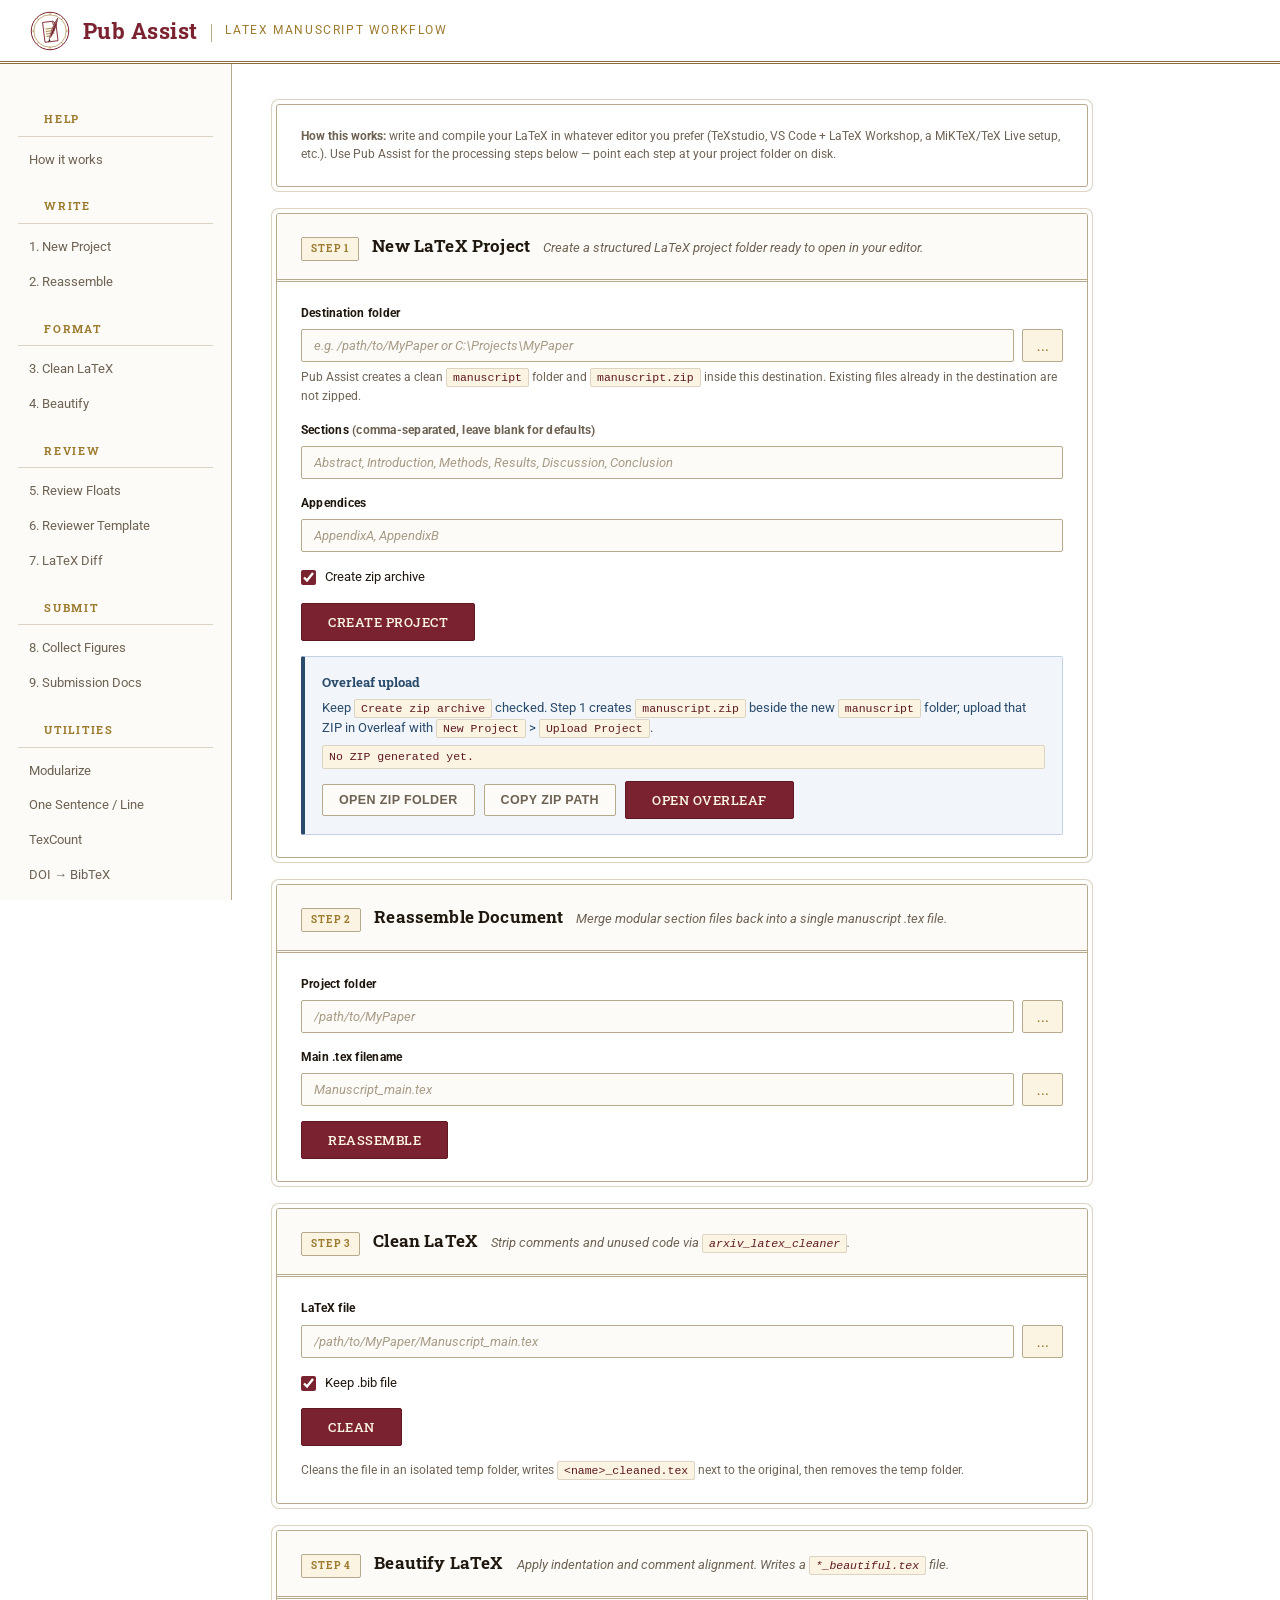
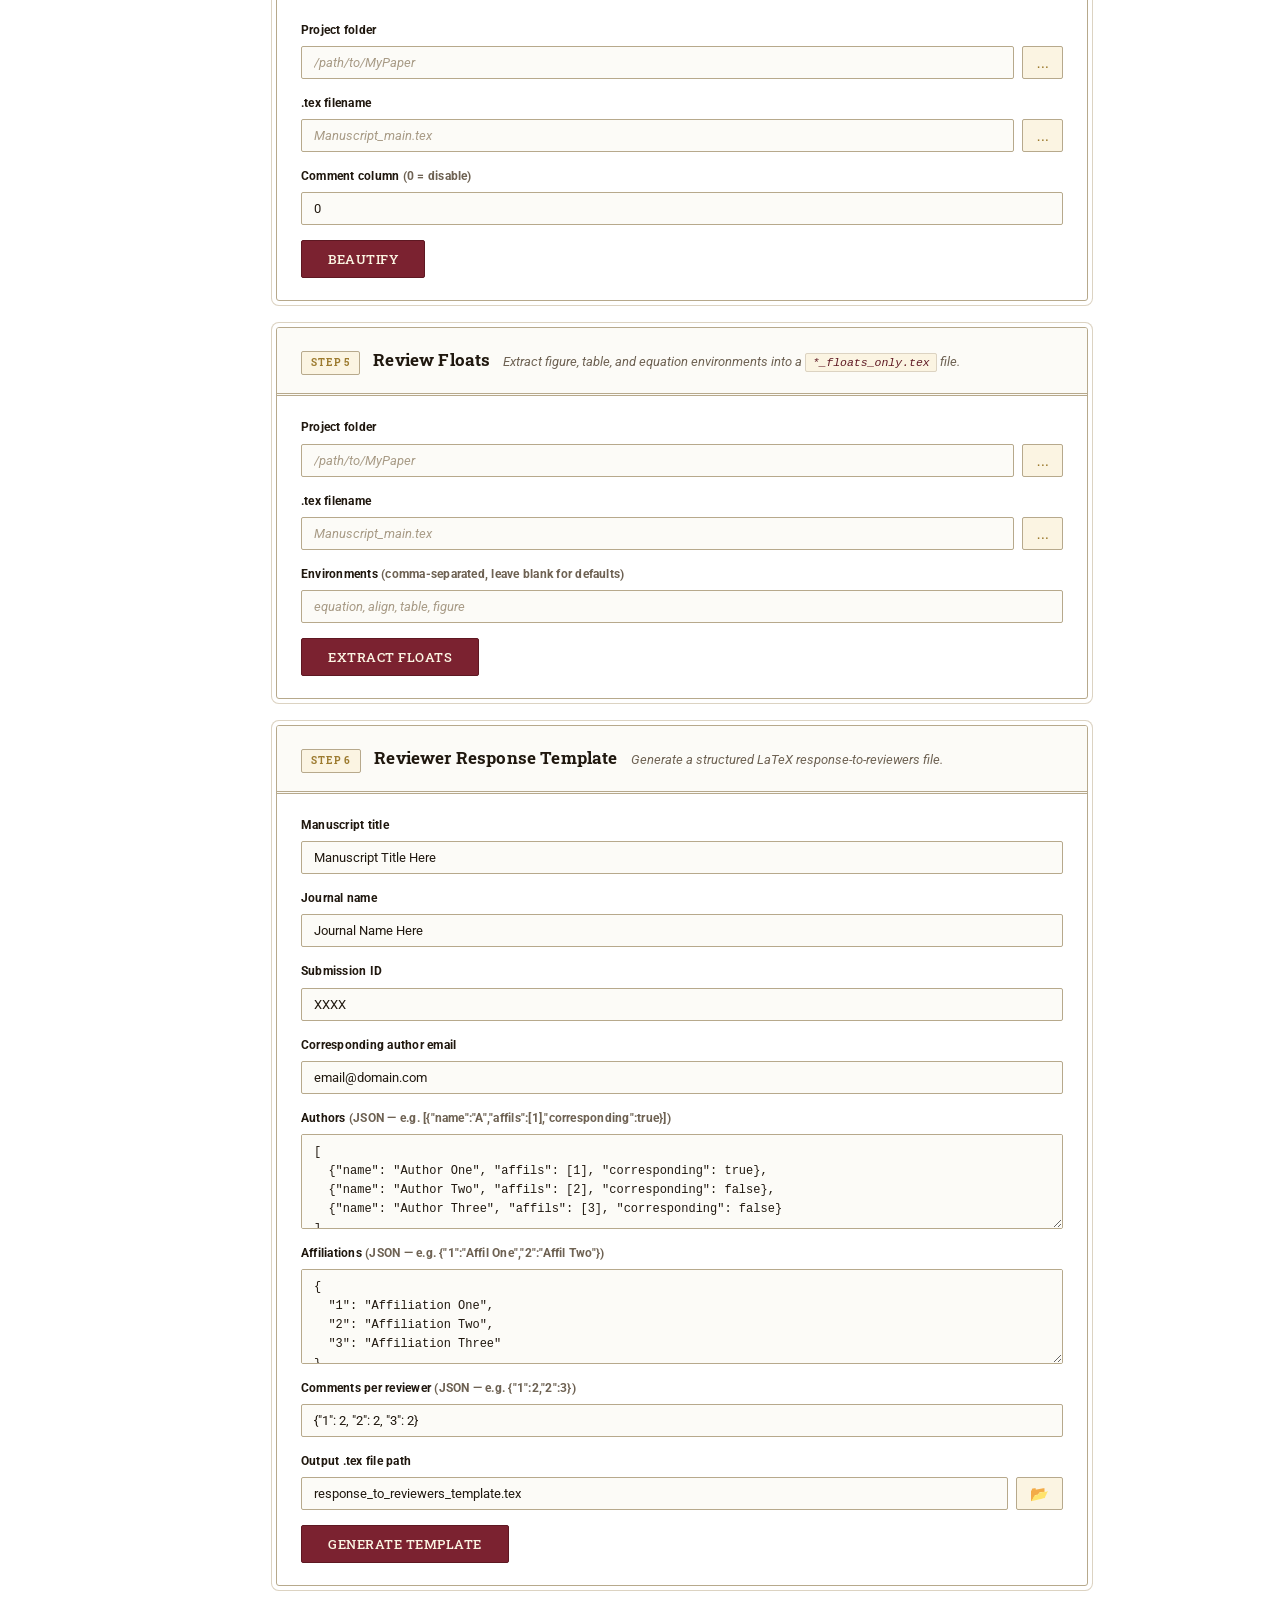
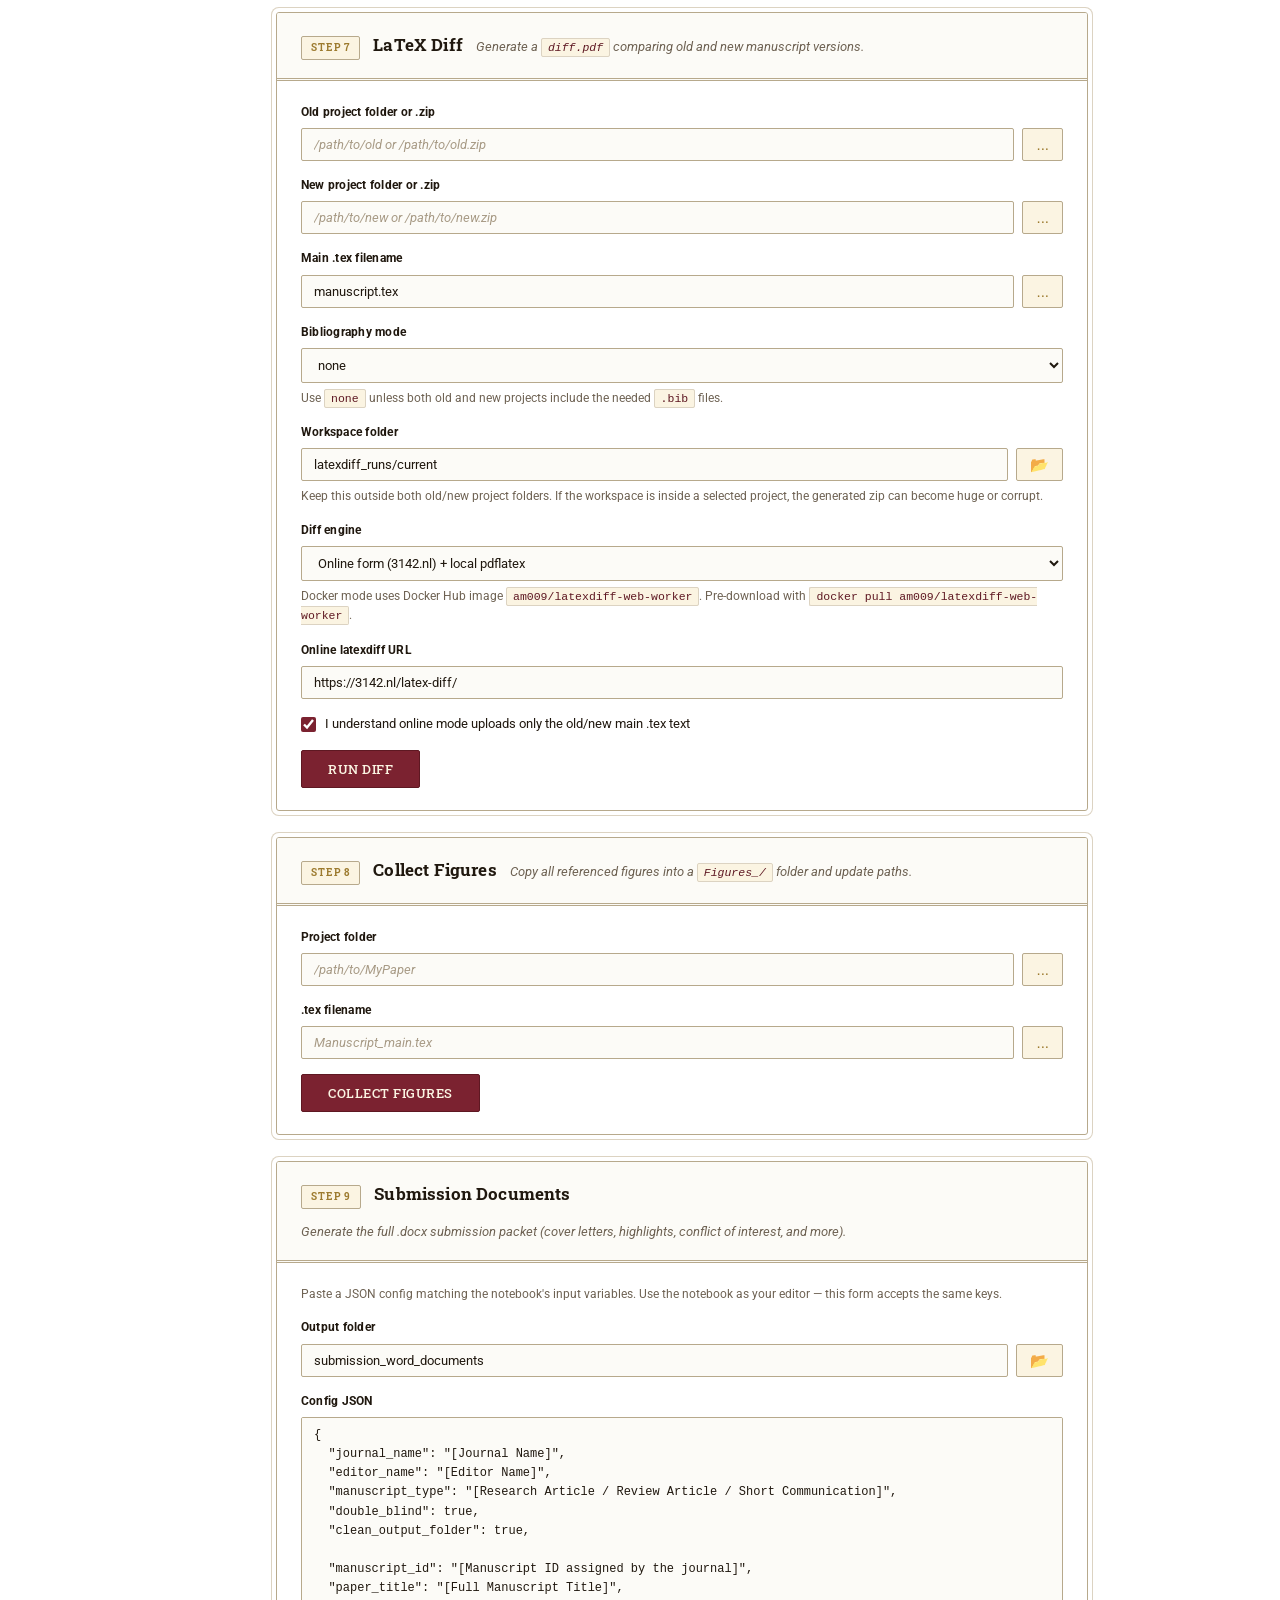
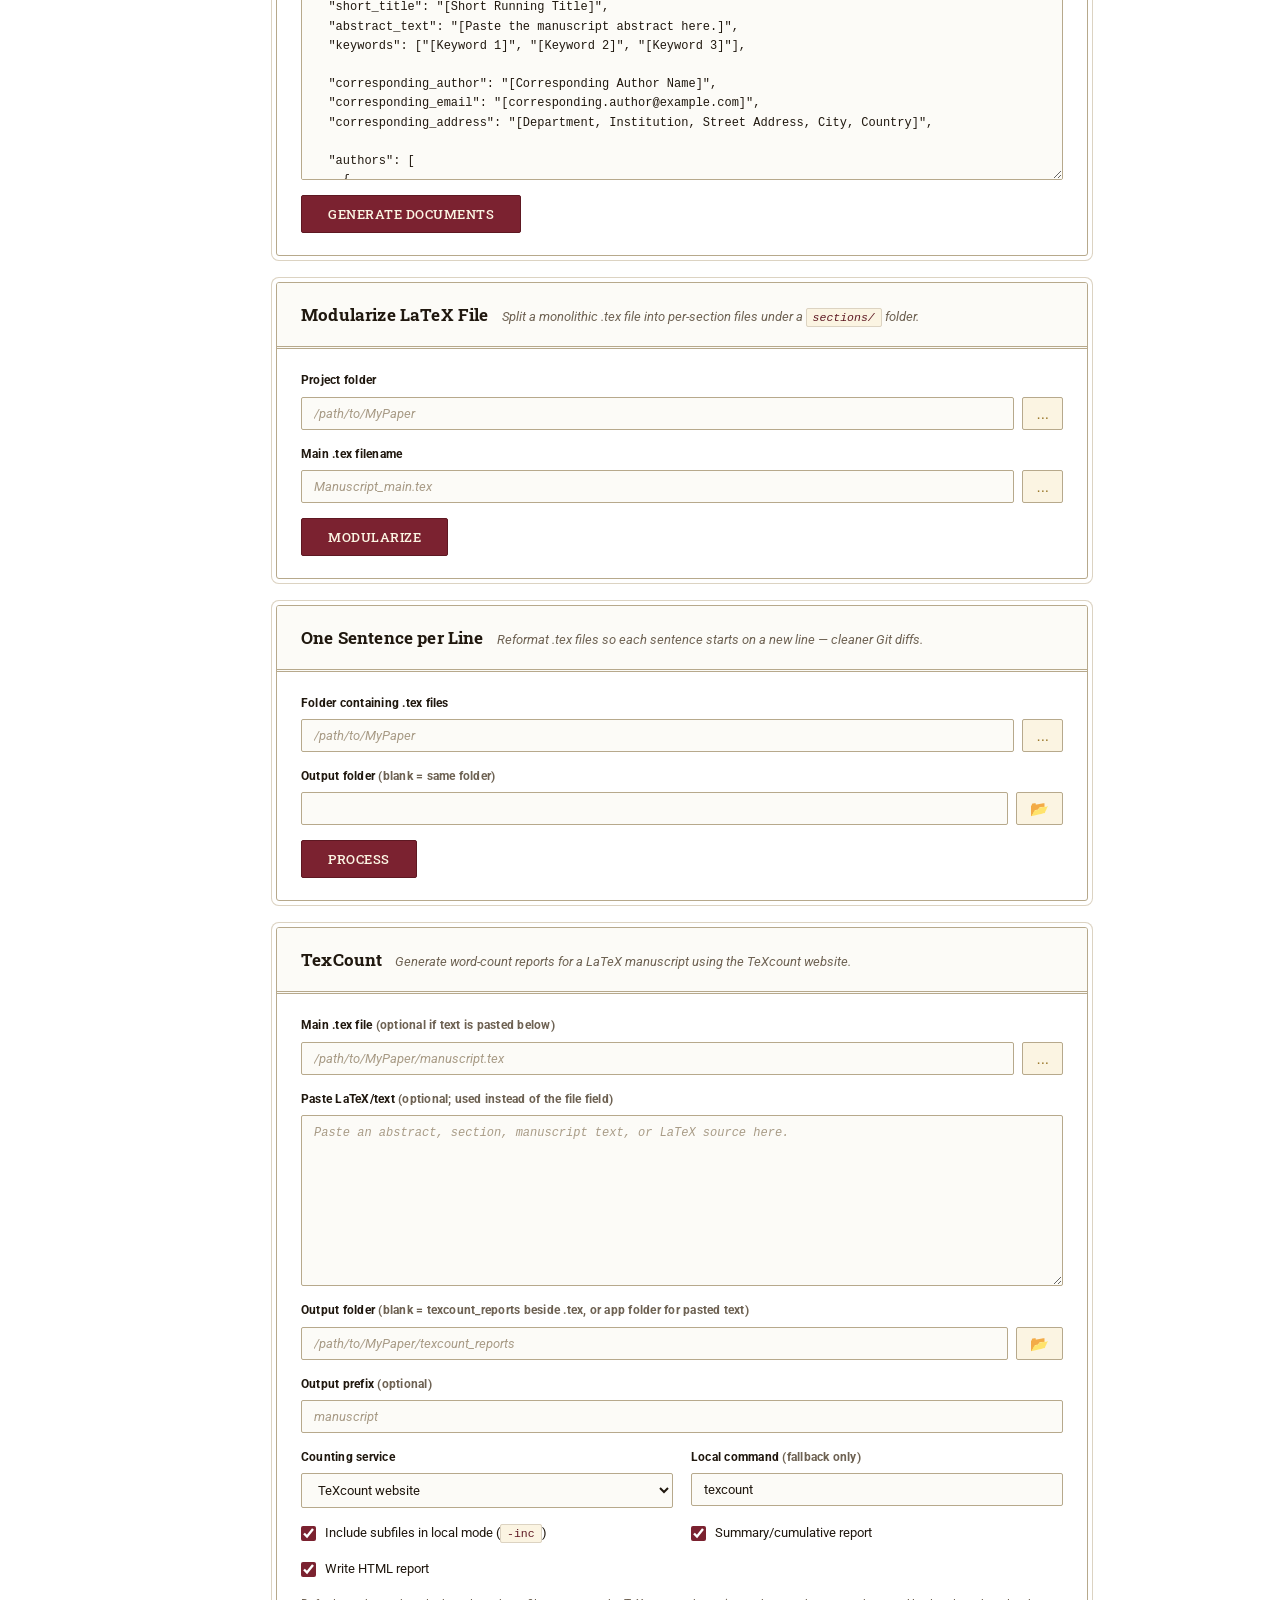
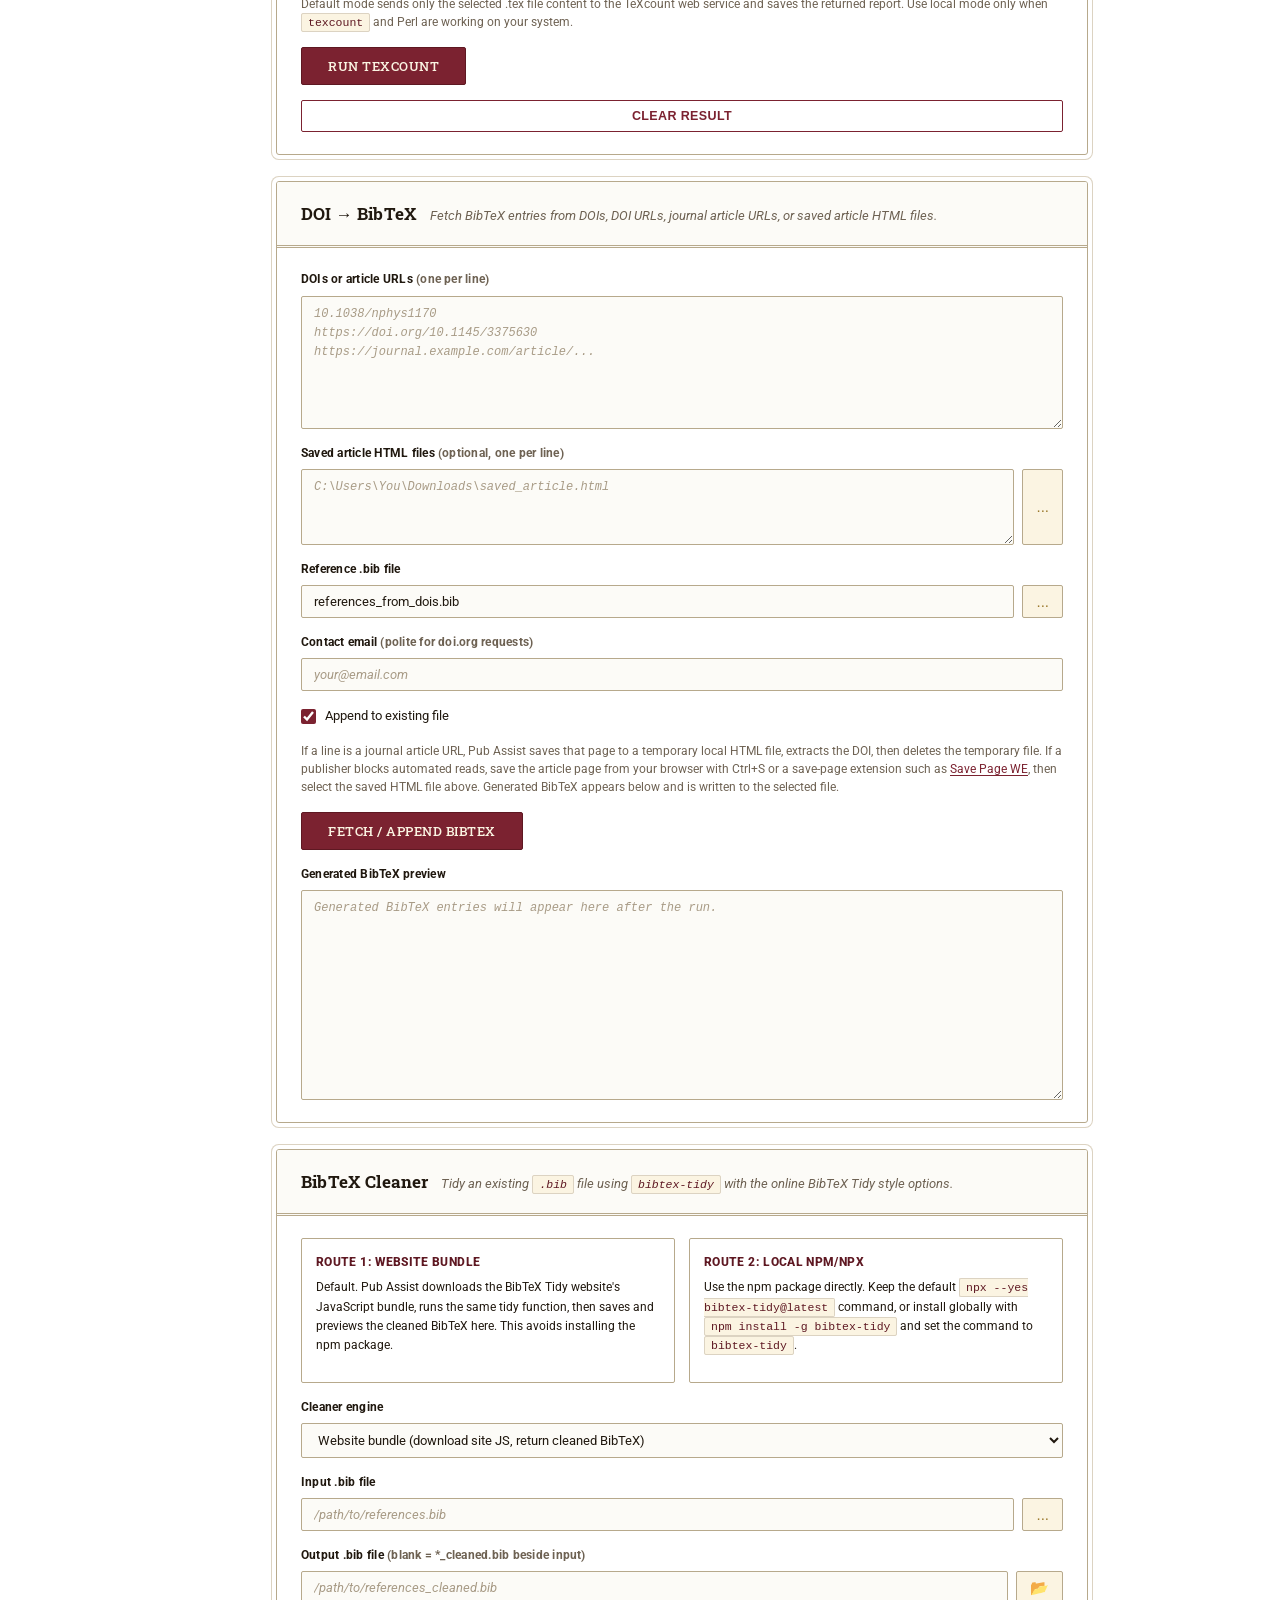
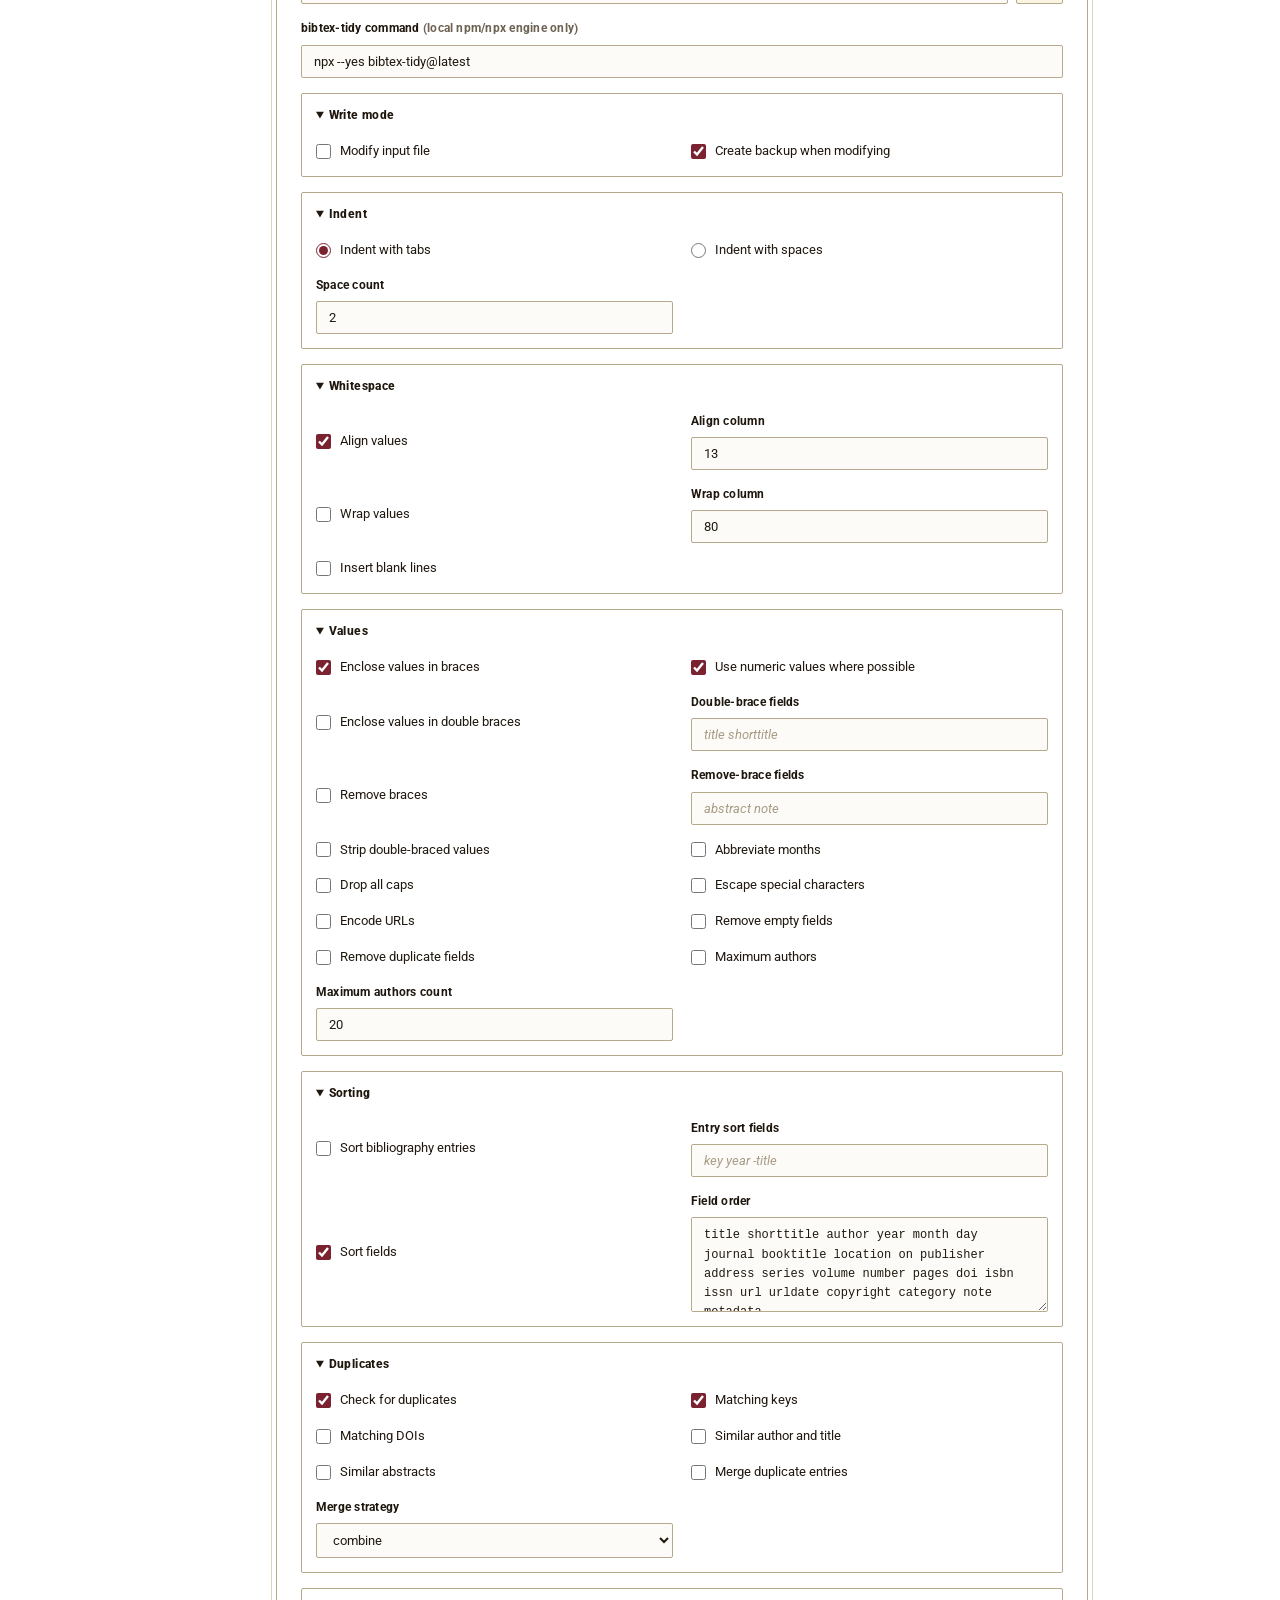
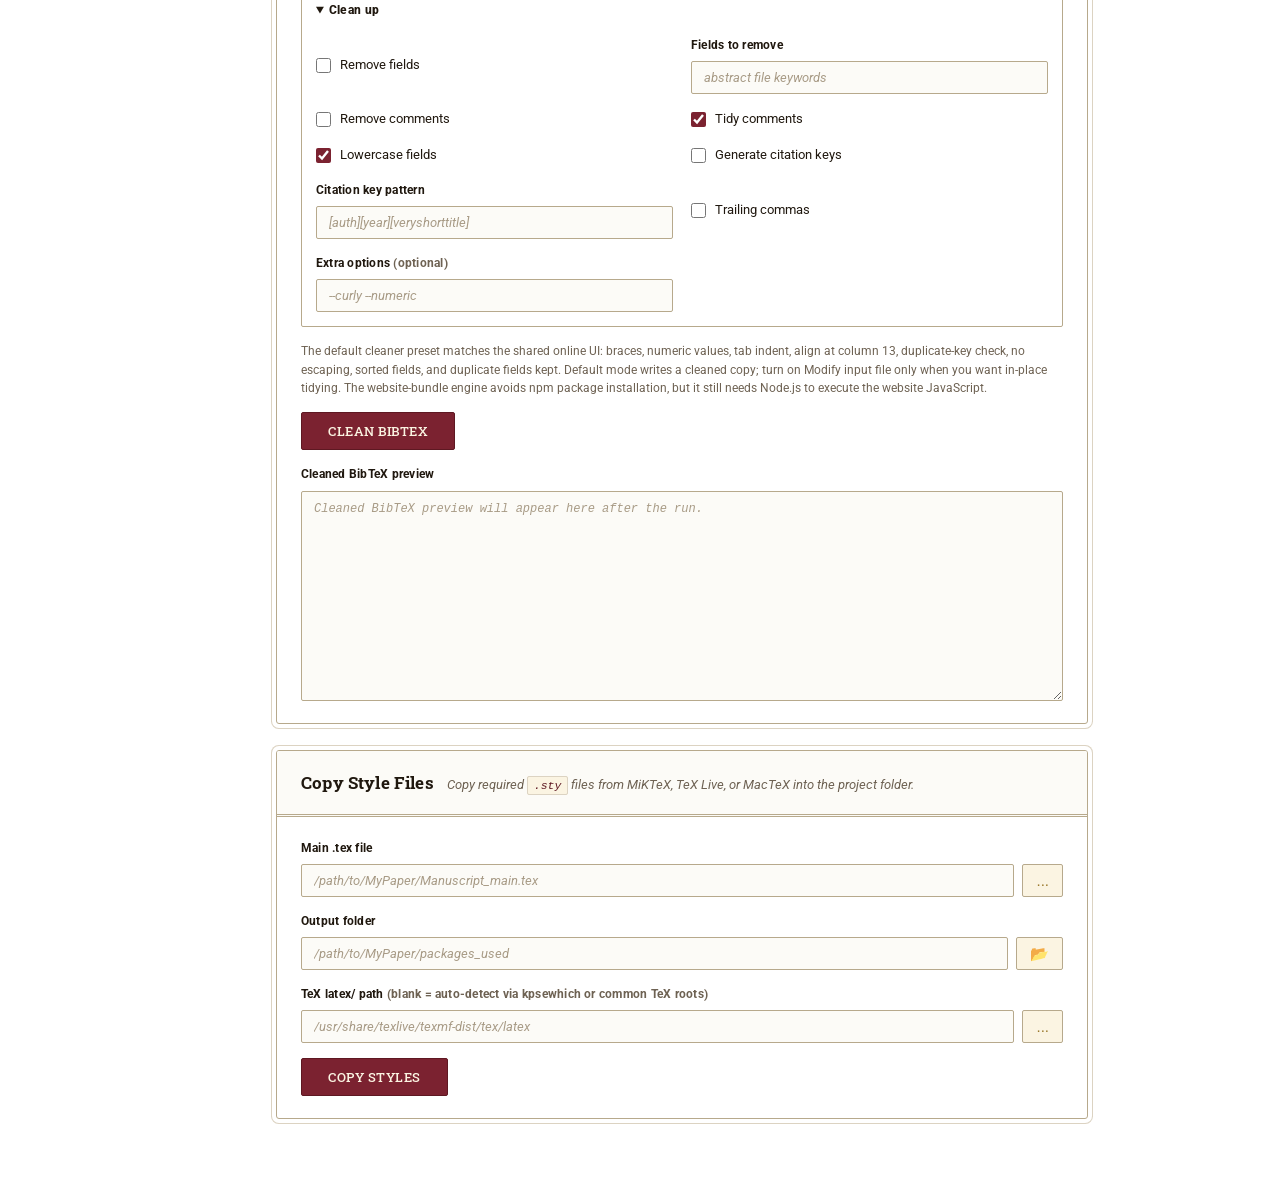
<file: static/index.html>
<!DOCTYPE html>
<html lang="en">
<head>
<meta charset="UTF-8">
<meta name="viewport" content="width=device-width, initial-scale=1.0">
<title>Pub Assist</title>
<link rel="preconnect" href="https://fonts.googleapis.com">
<link rel="preconnect" href="https://fonts.gstatic.com" crossorigin>
<link rel="stylesheet" href="https://fonts.googleapis.com/css2?family=Roboto:ital,wght@0,400;0,500;0,700;1,400&family=Roboto+Slab:wght@500;700&display=swap">
<link rel="stylesheet" href="/static/style.css?v=20260603-classic">
</head>
<body>
<header>
  <div class="header-inner">
    <div class="brand">
      <img class="brand-logo" src="/static/logo.svg?v=20260603-classic" alt="Pub Assist emblem" width="40" height="40">
      <span class="brand-title">Pub Assist</span>
      <span class="brand-sub">LaTeX manuscript workflow</span>
    </div>
  </div>
</header>

<div class="layout">
  <!-- Sidebar nav -->
  <nav class="sidebar">
    <div class="sidebar-section-label">Help</div>
    <a href="#how-it-works" class="nav-item">How it works</a>

    <div class="sidebar-section-label">Write</div>
    <a href="#step-create" class="nav-item">1. New Project</a>
    <a href="#step-reassemble" class="nav-item">2. Reassemble</a>

    <div class="sidebar-section-label">Format</div>
    <a href="#step-clean" class="nav-item">3. Clean LaTeX</a>
    <a href="#step-beautify" class="nav-item">4. Beautify</a>

    <div class="sidebar-section-label">Review</div>
    <a href="#step-floats" class="nav-item">5. Review Floats</a>
    <a href="#step-reviewer" class="nav-item">6. Reviewer Template</a>
    <a href="#step-latexdiff" class="nav-item">7. LaTeX Diff</a>

    <div class="sidebar-section-label">Submit</div>
    <a href="#step-figures" class="nav-item">8. Collect Figures</a>
    <a href="#step-submissiondocs" class="nav-item">9. Submission Docs</a>

    <div class="sidebar-section-label">Utilities</div>
    <a href="#step-modularize" class="nav-item">Modularize</a>
    <a href="#step-onesentence" class="nav-item">One Sentence / Line</a>
    <a href="#step-texcount" class="nav-item">TexCount</a>
    <a href="#step-doi2bib" class="nav-item">DOI → BibTeX</a>
    <a href="#step-bibclean" class="nav-item">BibTeX Cleaner</a>
    <a href="#step-copystyles" class="nav-item">Copy Style Files</a>
  </nav>

  <!-- Main content -->
  <main class="content">

    <!-- Workflow note -->
    <section class="tool-card" id="how-it-works">
      <div class="card-body">
        <p class="hint">
          <strong>How this works:</strong> write and compile your LaTeX in whatever editor you prefer
          (TeXstudio, VS Code + LaTeX Workshop, a MiKTeX/TeX Live setup, etc.). Use Pub Assist for the
          processing steps below &mdash; point each step at your project folder on disk.
        </p>
      </div>
    </section>

    <!-- Step 1: New Project -->
    <section class="tool-card" id="step-create">
      <div class="card-header">
        <span class="card-step">Step 1</span>
        <span class="card-title">New LaTeX Project</span>
        <span class="card-desc">Create a structured LaTeX project folder ready to open in your editor.</span>
      </div>
      <div class="card-body">
        <div class="form-row">
          <label>Destination folder</label>
          <input type="text" id="create-dir" placeholder="e.g. /path/to/MyPaper or C:\Projects\MyPaper">
          <p class="hint">Pub Assist creates a clean <code>manuscript</code> folder and <code>manuscript.zip</code> inside this destination. Existing files already in the destination are not zipped.</p>
        </div>
        <div class="form-row">
          <label>Sections <span class="hint">(comma-separated, leave blank for defaults)</span></label>
          <input type="text" id="create-sections" placeholder="Abstract, Introduction, Methods, Results, Discussion, Conclusion">
        </div>
        <div class="form-row">
          <label>Appendices</label>
          <input type="text" id="create-appendices" placeholder="AppendixA, AppendixB">
        </div>
        <div class="form-row-check">
          <input type="checkbox" id="create-zip" checked>
          <label for="create-zip">Create zip archive</label>
        </div>
        <button class="btn-run" onclick="runCreateProject()">Create Project</button>
        <div class="result-box" id="create-result"></div>
        <div class="overleaf-helper" id="create-overleaf">
          <div class="overleaf-copy">
            <strong>Overleaf upload</strong>
            <span>Keep <code>Create zip archive</code> checked. Step 1 creates <code>manuscript.zip</code> beside the new <code>manuscript</code> folder; upload that ZIP in Overleaf with <code>New Project</code> &gt; <code>Upload Project</code>.</span>
            <code id="create-zip-path">No ZIP generated yet.</code>
          </div>
          <div class="button-row">
            <button type="button" class="btn-secondary" id="create-open-zip" onclick="openCreatedZipFolder()" disabled>Open ZIP Folder</button>
            <button type="button" class="btn-secondary" id="create-copy-zip" onclick="copyCreatedZipPath()" disabled>Copy ZIP Path</button>
            <button type="button" class="btn-run" onclick="openOverleafProjects()">Open Overleaf</button>
          </div>
        </div>
      </div>
    </section>

    <!-- Step 2: Reassemble -->
    <section class="tool-card" id="step-reassemble">
      <div class="card-header">
        <span class="card-step">Step 2</span>
        <span class="card-title">Reassemble Document</span>
        <span class="card-desc">Merge modular section files back into a single manuscript .tex file.</span>
      </div>
      <div class="card-body">
        <div class="form-row">
          <label>Project folder</label>
          <input type="text" id="re-folder" placeholder="/path/to/MyPaper">
        </div>
        <div class="form-row">
          <label>Main .tex filename</label>
          <input type="text" id="re-file" placeholder="Manuscript_main.tex">
        </div>
        <button class="btn-run" onclick="runReassemble()">Reassemble</button>
        <div class="result-box" id="re-result"></div>
      </div>
    </section>

    <!-- Step 3: Clean LaTeX -->
    <section class="tool-card" id="step-clean">
      <div class="card-header">
        <span class="card-step">Step 3</span>
        <span class="card-title">Clean LaTeX</span>
        <span class="card-desc">Strip comments and unused code via <code>arxiv_latex_cleaner</code>.</span>
      </div>
      <div class="card-body">
        <div class="form-row">
          <label>LaTeX file</label>
          <input type="text" id="clean-file" placeholder="/path/to/MyPaper/Manuscript_main.tex">
        </div>
        <div class="form-row-check">
          <input type="checkbox" id="clean-keepbib" checked>
          <label for="clean-keepbib">Keep .bib file</label>
        </div>
        <button class="btn-run" onclick="runClean()">Clean</button>
        <p class="hint">Cleans the file in an isolated temp folder, writes <code>&lt;name&gt;_cleaned.tex</code> next to the original, then removes the temp folder.</p>
        <div class="result-box" id="clean-result"></div>
      </div>
    </section>

    <!-- Step 4: Beautify -->
    <section class="tool-card" id="step-beautify">
      <div class="card-header">
        <span class="card-step">Step 4</span>
        <span class="card-title">Beautify LaTeX</span>
        <span class="card-desc">Apply indentation and comment alignment. Writes a <code>*_beautiful.tex</code> file.</span>
      </div>
      <div class="card-body">
        <div class="form-row">
          <label>Project folder</label>
          <input type="text" id="bea-folder" placeholder="/path/to/MyPaper">
        </div>
        <div class="form-row">
          <label>.tex filename</label>
          <input type="text" id="bea-file" placeholder="Manuscript_main.tex">
        </div>
        <div class="form-row">
          <label>Comment column <span class="hint">(0 = disable)</span></label>
          <input type="number" id="bea-col" value="0" min="0" max="200">
        </div>
        <button class="btn-run" onclick="runBeautify()">Beautify</button>
        <div class="result-box" id="bea-result"></div>
      </div>
    </section>

    <!-- Step 5: Review Floats -->
    <section class="tool-card" id="step-floats">
      <div class="card-header">
        <span class="card-step">Step 5</span>
        <span class="card-title">Review Floats</span>
        <span class="card-desc">Extract figure, table, and equation environments into a <code>*_floats_only.tex</code> file.</span>
      </div>
      <div class="card-body">
        <div class="form-row">
          <label>Project folder</label>
          <input type="text" id="fl-folder" placeholder="/path/to/MyPaper">
        </div>
        <div class="form-row">
          <label>.tex filename</label>
          <input type="text" id="fl-file" placeholder="Manuscript_main.tex">
        </div>
        <div class="form-row">
          <label>Environments <span class="hint">(comma-separated, leave blank for defaults)</span></label>
          <input type="text" id="fl-envs" placeholder="equation, align, table, figure">
        </div>
        <button class="btn-run" onclick="runReviewFloats()">Extract Floats</button>
        <div class="result-box" id="fl-result"></div>
      </div>
    </section>

    <!-- Step 6: Reviewer Response Template -->
    <section class="tool-card" id="step-reviewer">
      <div class="card-header">
        <span class="card-step">Step 6</span>
        <span class="card-title">Reviewer Response Template</span>
        <span class="card-desc">Generate a structured LaTeX response-to-reviewers file.</span>
      </div>
      <div class="card-body">
        <div class="form-row">
          <label>Manuscript title</label>
          <input type="text" id="rv-title" value="Manuscript Title Here">
        </div>
        <div class="form-row">
          <label>Journal name</label>
          <input type="text" id="rv-journal" value="Journal Name Here">
        </div>
        <div class="form-row">
          <label>Submission ID</label>
          <input type="text" id="rv-id" value="XXXX">
        </div>
        <div class="form-row">
          <label>Corresponding author email</label>
          <input type="text" id="rv-email" value="email@domain.com">
        </div>
        <div class="form-row">
          <label>Authors <span class="hint">(JSON — e.g. [{"name":"A","affils":[1],"corresponding":true}])</span></label>
          <textarea id="rv-authors" rows="4">[
  {"name": "Author One", "affils": [1], "corresponding": true},
  {"name": "Author Two", "affils": [2], "corresponding": false},
  {"name": "Author Three", "affils": [3], "corresponding": false}
]</textarea>
        </div>
        <div class="form-row">
          <label>Affiliations <span class="hint">(JSON — e.g. {"1":"Affil One","2":"Affil Two"})</span></label>
          <textarea id="rv-affils" rows="4">{
  "1": "Affiliation One",
  "2": "Affiliation Two",
  "3": "Affiliation Three"
}</textarea>
        </div>
        <div class="form-row">
          <label>Comments per reviewer <span class="hint">(JSON — e.g. {"1":2,"2":3})</span></label>
          <input type="text" id="rv-counts" value='{"1": 2, "2": 2, "3": 2}'>
        </div>
        <div class="form-row">
          <label>Output .tex file path</label>
          <input type="text" id="rv-output" value="response_to_reviewers_template.tex">
        </div>
        <button class="btn-run" onclick="runReviewerTemplate()">Generate Template</button>
        <div class="result-box" id="rv-result"></div>
      </div>
    </section>

    <!-- Step 7: LaTeX Diff -->
    <section class="tool-card" id="step-latexdiff">
      <div class="card-header">
        <span class="card-step">Step 7</span>
        <span class="card-title">LaTeX Diff</span>
        <span class="card-desc">Generate a <code>diff.pdf</code> comparing old and new manuscript versions.</span>
      </div>
      <div class="card-body">
        <div class="form-row">
          <label>Old project folder or .zip</label>
          <input type="text" id="ld-old" placeholder="/path/to/old or /path/to/old.zip">
        </div>
        <div class="form-row">
          <label>New project folder or .zip</label>
          <input type="text" id="ld-new" placeholder="/path/to/new or /path/to/new.zip">
        </div>
        <div class="form-row">
          <label>Main .tex filename</label>
          <input type="text" id="ld-main" value="manuscript.tex">
        </div>
        <div class="form-row">
          <label>Bibliography mode</label>
          <select id="ld-bib">
            <option value="none" selected>none</option>
            <option value="bibtex">bibtex</option>
            <option value="biber">biber</option>
          </select>
          <p class="hint">Use <code>none</code> unless both old and new projects include the needed <code>.bib</code> files.</p>
        </div>
        <div class="form-row">
          <label>Workspace folder</label>
          <input type="text" id="ld-workspace" value="latexdiff_runs/current">
          <p class="hint">Keep this outside both old/new project folders. If the workspace is inside a selected project, the generated zip can become huge or corrupt.</p>
        </div>
        <div class="form-row">
          <label>Diff engine</label>
          <select id="ld-engine">
            <option value="online" selected>Online form (3142.nl) + local pdflatex</option>
            <option value="local">Local MiKTeX latexdiff</option>
            <option value="docker">Docker git-latexdiff-web</option>
          </select>
          <p class="hint">Docker mode uses Docker Hub image <code>am009/latexdiff-web-worker</code>. Pre-download with <code>docker pull am009/latexdiff-web-worker</code>.</p>
        </div>
        <div class="form-row">
          <label>Online latexdiff URL</label>
          <input type="text" id="ld-online-url" value="https://3142.nl/latex-diff/">
        </div>
        <div class="form-row-check">
          <input type="checkbox" id="ld-online-confirm" checked>
          <label for="ld-online-confirm">I understand online mode uploads only the old/new main .tex text</label>
        </div>
        <button class="btn-run" onclick="runLatexdiff()">Run Diff</button>
        <div class="result-box" id="ld-result"></div>
      </div>
    </section>

    <!-- Step 8: Collect Figures -->
    <section class="tool-card" id="step-figures">
      <div class="card-header">
        <span class="card-step">Step 8</span>
        <span class="card-title">Collect Figures</span>
        <span class="card-desc">Copy all referenced figures into a <code>Figures_/</code> folder and update paths.</span>
      </div>
      <div class="card-body">
        <div class="form-row">
          <label>Project folder</label>
          <input type="text" id="fig-folder" placeholder="/path/to/MyPaper">
        </div>
        <div class="form-row">
          <label>.tex filename</label>
          <input type="text" id="fig-file" placeholder="Manuscript_main.tex">
        </div>
        <button class="btn-run" onclick="runCollectFigures()">Collect Figures</button>
        <div class="result-box" id="fig-result"></div>
      </div>
    </section>

    <!-- Step 9: Submission Documents -->
    <section class="tool-card" id="step-submissiondocs">
      <div class="card-header">
        <span class="card-step">Step 9</span>
        <span class="card-title">Submission Documents</span>
        <span class="card-desc">Generate the full .docx submission packet (cover letters, highlights, conflict of interest, and more).</span>
      </div>
      <div class="card-body">
        <p class="hint">Paste a JSON config matching the notebook's input variables. Use the notebook as your editor — this form accepts the same keys.</p>
        <div class="form-row">
          <label>Output folder</label>
          <input type="text" id="sd-outfolder" value="submission_word_documents">
        </div>
        <div class="form-row">
          <label>Config JSON</label>
          <textarea id="sd-config" rows="18" spellcheck="false">{
  "journal_name": "[Journal Name]",
  "editor_name": "[Editor Name]",
  "manuscript_type": "[Research Article / Review Article / Short Communication]",
  "double_blind": true,
  "clean_output_folder": true,

  "manuscript_id": "[Manuscript ID assigned by the journal]",
  "paper_title": "[Full Manuscript Title]",
  "short_title": "[Short Running Title]",
  "abstract_text": "[Paste the manuscript abstract here.]",
  "keywords": ["[Keyword 1]", "[Keyword 2]", "[Keyword 3]"],

  "corresponding_author": "[Corresponding Author Name]",
  "corresponding_email": "[corresponding.author@example.com]",
  "corresponding_address": "[Department, Institution, Street Address, City, Country]",

  "authors": [
    {
      "name": "[Author One]",
      "affiliation": "[Department, Institution, City, Country]",
      "email": "[author.one@example.com]",
      "orcid": "[0000-0000-0000-0000]",
      "contribution": "[Conceptualization; Methodology; Writing - original draft]",
      "financial_conflict": "None declared",
      "personal_conflict": "None declared",
      "ip_conflict": "None declared",
      "other_conflict": "None declared"
    }
  ],

  "cover_letter_body": [
    "[Briefly state what the manuscript reports and why it is suitable for the journal.]",
    "[State the novelty and significance, and the intended readership.]"
  ],
  "originality_statement": "[We confirm that this manuscript is original, has not been published previously, and is not under consideration elsewhere. All authors have read and approved the submitted version, and all necessary ethical approvals and disclosures are included.]",

  "revision_opening": "[We thank the editor and reviewers for their constructive feedback. All comments have been carefully addressed, and a detailed point-by-point response is provided in the accompanying document.]",
  "revised_confirmation": "[We confirm that all authors have approved the revised version and that all ethical requirements remain satisfied.]",

  "highlights": [
    {"text": "[Highlight 1: concise finding.]", "detail": "[Why this finding matters.]"},
    {"text": "[Highlight 2: concise method/result.]", "detail": "[What this adds.]"},
    {"text": "[Highlight 3: concise implication.]", "detail": "[Who benefits or why it is important.]"}
  ],
  "highlight_guidance": "[Check the journal limit, often 3-5 bullets and sometimes 85 characters per bullet.]",

  "conflict_of_interest_statement": "[The authors declare that they have no known competing financial interests or personal relationships that could have appeared to influence the work reported in this paper.]",
  "funding_statement": "[This research received no specific grant from any funding agency in the public, commercial, or not-for-profit sectors.]",
  "data_availability_statement": "[Data will be made available on reasonable request / Data are available at DOI or repository URL / No data were used for the research described in the article.]",
  "ethics_statement": "[Ethical approval was not required for this study / Provide approval committee name and approval number.]",
  "acknowledgements": "[Add acknowledgements here, or write: Not applicable.]",

  "funding_sources": [
    {"funder": "[Funder name or Not applicable]", "grant": "[Grant number]", "recipient": "[Author initials]", "role": "[No role / describe role]"}
  ],
  "data_repository": "[Repository name or Not applicable]",
  "data_accession": "[DOI, accession number, or Not applicable]",
  "data_access_conditions": "[Open access / reasonable request / restricted / not applicable]",
  "data_license": "[License or Not applicable]",
  "data_contact": "[corresponding.author@example.com]",

  "suggested_reviewers": [
    {"name": "[Reviewer Name]", "email": "[reviewer@example.com]", "institution": "[Institution]", "reason": "[Relevant expertise]", "conflict_check": "No known conflict"}
  ],
  "opposed_reviewers": [
    {"name": "[Reviewer Name]", "institution": "[Institution]", "reason": "[Reason for exclusion, if any]"}
  ]
}</textarea>
        </div>
        <button class="btn-run" onclick="runSubmissionDocs()">Generate Documents</button>
        <div class="result-box" id="sd-result"></div>
      </div>
    </section>

    <!-- Modularize -->
    <section class="tool-card" id="step-modularize">
      <div class="card-header">
        <span class="card-title">Modularize LaTeX File</span>
        <span class="card-desc">Split a monolithic .tex file into per-section files under a <code>sections/</code> folder.</span>
      </div>
      <div class="card-body">
        <div class="form-row">
          <label>Project folder</label>
          <input type="text" id="mod-folder" placeholder="/path/to/MyPaper">
        </div>
        <div class="form-row">
          <label>Main .tex filename</label>
          <input type="text" id="mod-file" placeholder="Manuscript_main.tex">
        </div>
        <button class="btn-run" onclick="runModularize()">Modularize</button>
        <div class="result-box" id="mod-result"></div>
      </div>
    </section>

    <!-- One sentence per line -->
    <section class="tool-card" id="step-onesentence">
      <div class="card-header">
        <span class="card-title">One Sentence per Line</span>
        <span class="card-desc">Reformat .tex files so each sentence starts on a new line — cleaner Git diffs.</span>
      </div>
      <div class="card-body">
        <div class="form-row">
          <label>Folder containing .tex files</label>
          <input type="text" id="os-dir" placeholder="/path/to/MyPaper">
        </div>
        <div class="form-row">
          <label>Output folder <span class="hint">(blank = same folder)</span></label>
          <input type="text" id="os-outdir" placeholder="">
        </div>
        <button class="btn-run" onclick="runOneSentence()">Process</button>
        <div class="result-box" id="os-result"></div>
      </div>
    </section>

    <!-- TexCount -->
    <section class="tool-card" id="step-texcount">
      <div class="card-header">
        <span class="card-title">TexCount</span>
        <span class="card-desc">Generate word-count reports for a LaTeX manuscript using the TeXcount website.</span>
      </div>
      <div class="card-body">
        <div class="form-row">
          <label>Main .tex file <span class="hint">(optional if text is pasted below)</span></label>
          <input type="text" id="tc-file" placeholder="/path/to/MyPaper/manuscript.tex">
        </div>
        <div class="form-row">
          <label>Paste LaTeX/text <span class="hint">(optional; used instead of the file field)</span></label>
          <textarea id="tc-text" rows="8" placeholder="Paste an abstract, section, manuscript text, or LaTeX source here."></textarea>
        </div>
        <div class="form-row">
          <label>Output folder <span class="hint">(blank = texcount_reports beside .tex, or app folder for pasted text)</span></label>
          <input type="text" id="tc-output" placeholder="/path/to/MyPaper/texcount_reports">
        </div>
        <div class="form-row">
          <label>Output prefix <span class="hint">(optional)</span></label>
          <input type="text" id="tc-prefix" placeholder="manuscript">
        </div>
        <div class="form-grid two-col">
          <div class="form-row">
            <label>Counting service</label>
            <select id="tc-service">
              <option value="online" selected>TeXcount website</option>
              <option value="local">Local texcount command</option>
            </select>
          </div>
          <div class="form-row">
            <label>Local command <span class="hint">(fallback only)</span></label>
            <input type="text" id="tc-command" value="texcount">
          </div>
          <div class="form-row-check">
            <input type="checkbox" id="tc-inc" checked>
            <label for="tc-inc">Include subfiles in local mode (<code>-inc</code>)</label>
          </div>
          <div class="form-row-check">
            <input type="checkbox" id="tc-sum" checked>
            <label for="tc-sum">Summary/cumulative report</label>
          </div>
          <div class="form-row-check">
            <input type="checkbox" id="tc-html" checked>
            <label for="tc-html">Write HTML report</label>
          </div>
        </div>
        <p class="hint">Default mode sends only the selected .tex file content to the TeXcount web service and saves the returned report. Use local mode only when <code>texcount</code> and Perl are working on your system.</p>
        <button class="btn-run" onclick="runTexCount()">Run TexCount</button>
        <button class="btn-secondary" onclick="clearResult('tc-result')">Clear Result</button>
        <div class="result-box" id="tc-result"></div>
      </div>
    </section>

    <!-- DOI → BibTeX -->
    <section class="tool-card" id="step-doi2bib">
      <div class="card-header">
        <span class="card-title">DOI → BibTeX</span>
        <span class="card-desc">Fetch BibTeX entries from DOIs, DOI URLs, journal article URLs, or saved article HTML files.</span>
      </div>
      <div class="card-body">
        <div class="form-row">
          <label>DOIs or article URLs <span class="hint">(one per line)</span></label>
          <textarea id="doi-list" rows="6" placeholder="10.1038/nphys1170&#10;https://doi.org/10.1145/3375630&#10;https://journal.example.com/article/..."></textarea>
        </div>
        <div class="form-row">
          <label>Saved article HTML files <span class="hint">(optional, one per line)</span></label>
          <textarea id="doi-html-files" rows="3" placeholder="C:\Users\You\Downloads\saved_article.html"></textarea>
        </div>
        <div class="form-row">
          <label>Reference .bib file</label>
          <input type="text" id="doi-output" value="references_from_dois.bib">
        </div>
        <div class="form-row">
          <label>Contact email <span class="hint">(polite for doi.org requests)</span></label>
          <input type="text" id="doi-email" placeholder="your@email.com">
        </div>
        <div class="form-row-check">
          <input type="checkbox" id="doi-append" checked>
          <label for="doi-append">Append to existing file</label>
        </div>
        <p class="hint">If a line is a journal article URL, Pub Assist saves that page to a temporary local HTML file, extracts the DOI, then deletes the temporary file. If a publisher blocks automated reads, save the article page from your browser with Ctrl+S or a save-page extension such as <a href="https://chromewebstore.google.com/detail/save-page-we/dhhpefjklgkmgeafimnjhojgjamoafof" target="_blank" rel="noopener noreferrer">Save Page WE</a>, then select the saved HTML file above. Generated BibTeX appears below and is written to the selected file.</p>
        <button class="btn-run" onclick="runDoi2Bib()">Fetch / Append BibTeX</button>
        <div class="result-box" id="doi-result"></div>
        <div class="form-row">
          <label>Generated BibTeX preview</label>
          <textarea id="doi-preview" rows="10" readonly placeholder="Generated BibTeX entries will appear here after the run."></textarea>
        </div>
      </div>
    </section>

    <!-- BibTeX Cleaner -->
    <section class="tool-card" id="step-bibclean">
      <div class="card-header">
        <span class="card-title">BibTeX Cleaner</span>
        <span class="card-desc">Tidy an existing <code>.bib</code> file using <code>bibtex-tidy</code> with the online BibTeX Tidy style options.</span>
      </div>
      <div class="card-body">
        <div class="route-options">
          <div class="route-card">
            <span class="route-title">Route 1: Website Bundle</span>
            <p>Default. Pub Assist downloads the BibTeX Tidy website's JavaScript bundle, runs the same tidy function, then saves and previews the cleaned BibTeX here. This avoids installing the npm package.</p>
          </div>
          <div class="route-card">
            <span class="route-title">Route 2: Local npm/npx</span>
            <p>Use the npm package directly. Keep the default <code>npx --yes bibtex-tidy@latest</code> command, or install globally with <code>npm install -g bibtex-tidy</code> and set the command to <code>bibtex-tidy</code>.</p>
          </div>
        </div>
        <div class="form-row">
          <label>Cleaner engine</label>
          <select id="bibclean-service">
            <option value="website" selected>Website bundle (download site JS, return cleaned BibTeX)</option>
            <option value="local">Local npm/npx command</option>
          </select>
        </div>
        <div class="form-row">
          <label>Input .bib file</label>
          <input type="text" id="bibclean-input" placeholder="/path/to/references.bib">
        </div>
        <div class="form-row">
          <label>Output .bib file <span class="hint">(blank = *_cleaned.bib beside input)</span></label>
          <input type="text" id="bibclean-output" placeholder="/path/to/references_cleaned.bib">
        </div>
        <div class="form-row">
          <label>bibtex-tidy command <span class="hint">(local npm/npx engine only)</span></label>
          <input type="text" id="bibclean-command" value="npx --yes bibtex-tidy@latest">
        </div>
        <details class="option-group" open>
          <summary>Write mode</summary>
          <div class="form-grid two-col">
            <div class="form-row-check">
              <input type="checkbox" id="bibclean-modify">
              <label for="bibclean-modify">Modify input file</label>
            </div>
            <div class="form-row-check">
              <input type="checkbox" id="bibclean-backup" checked>
              <label for="bibclean-backup">Create backup when modifying</label>
            </div>
          </div>
        </details>
        <details class="option-group" open>
          <summary>Indent</summary>
          <div class="form-grid two-col">
            <div class="form-row-check">
              <input type="radio" name="bibclean-indent" id="bibclean-indent-tab" value="tab" checked>
              <label for="bibclean-indent-tab">Indent with tabs</label>
            </div>
            <div class="form-row-check">
              <input type="radio" name="bibclean-indent" id="bibclean-indent-space" value="space">
              <label for="bibclean-indent-space">Indent with spaces</label>
            </div>
            <div class="form-row">
              <label>Space count</label>
              <input type="number" id="bibclean-space" value="2" min="0">
            </div>
          </div>
        </details>
        <details class="option-group" open>
          <summary>Whitespace</summary>
          <div class="form-grid two-col">
            <div class="form-row-check">
              <input type="checkbox" id="bibclean-align" checked>
              <label for="bibclean-align">Align values</label>
            </div>
            <div class="form-row">
              <label>Align column</label>
              <input type="number" id="bibclean-align-column" value="13" min="1">
            </div>
            <div class="form-row-check">
              <input type="checkbox" id="bibclean-wrap">
              <label for="bibclean-wrap">Wrap values</label>
            </div>
            <div class="form-row">
              <label>Wrap column</label>
              <input type="number" id="bibclean-wrap-column" value="80" min="20">
            </div>
            <div class="form-row-check">
              <input type="checkbox" id="bibclean-blank-lines">
              <label for="bibclean-blank-lines">Insert blank lines</label>
            </div>
          </div>
        </details>
        <details class="option-group" open>
          <summary>Values</summary>
          <div class="form-grid two-col">
            <div class="form-row-check">
              <input type="checkbox" id="bibclean-curly" checked>
              <label for="bibclean-curly">Enclose values in braces</label>
            </div>
            <div class="form-row-check">
              <input type="checkbox" id="bibclean-numeric" checked>
              <label for="bibclean-numeric">Use numeric values where possible</label>
            </div>
            <div class="form-row-check">
              <input type="checkbox" id="bibclean-enclosing-braces">
              <label for="bibclean-enclosing-braces">Enclose values in double braces</label>
            </div>
            <div class="form-row">
              <label>Double-brace fields</label>
              <input type="text" id="bibclean-enclosing-braces-fields" placeholder="title shorttitle">
            </div>
            <div class="form-row-check">
              <input type="checkbox" id="bibclean-remove-braces">
              <label for="bibclean-remove-braces">Remove braces</label>
            </div>
            <div class="form-row">
              <label>Remove-brace fields</label>
              <input type="text" id="bibclean-remove-braces-fields" placeholder="abstract note">
            </div>
            <div class="form-row-check">
              <input type="checkbox" id="bibclean-strip-enclosing">
              <label for="bibclean-strip-enclosing">Strip double-braced values</label>
            </div>
            <div class="form-row-check">
              <input type="checkbox" id="bibclean-months">
              <label for="bibclean-months">Abbreviate months</label>
            </div>
            <div class="form-row-check">
              <input type="checkbox" id="bibclean-drop-caps">
              <label for="bibclean-drop-caps">Drop all caps</label>
            </div>
            <div class="form-row-check">
              <input type="checkbox" id="bibclean-escape">
              <label for="bibclean-escape">Escape special characters</label>
            </div>
            <div class="form-row-check">
              <input type="checkbox" id="bibclean-encode-urls">
              <label for="bibclean-encode-urls">Encode URLs</label>
            </div>
            <div class="form-row-check">
              <input type="checkbox" id="bibclean-empty">
              <label for="bibclean-empty">Remove empty fields</label>
            </div>
            <div class="form-row-check">
              <input type="checkbox" id="bibclean-dupe-fields">
              <label for="bibclean-dupe-fields">Remove duplicate fields</label>
            </div>
            <div class="form-row-check">
              <input type="checkbox" id="bibclean-max-authors">
              <label for="bibclean-max-authors">Maximum authors</label>
            </div>
            <div class="form-row">
              <label>Maximum authors count</label>
              <input type="number" id="bibclean-max-authors-count" value="20" min="1">
            </div>
          </div>
        </details>
        <details class="option-group" open>
          <summary>Sorting</summary>
          <div class="form-grid two-col">
            <div class="form-row-check">
              <input type="checkbox" id="bibclean-sort">
              <label for="bibclean-sort">Sort bibliography entries</label>
            </div>
            <div class="form-row">
              <label>Entry sort fields</label>
              <input type="text" id="bibclean-sort-order" placeholder="key year -title">
            </div>
            <div class="form-row-check">
              <input type="checkbox" id="bibclean-sort-fields" checked>
              <label for="bibclean-sort-fields">Sort fields</label>
            </div>
            <div class="form-row">
              <label>Field order</label>
              <textarea id="bibclean-sort-field-order" rows="4" spellcheck="false">title shorttitle author year month day journal booktitle location on publisher address series volume number pages doi isbn issn url urldate copyright category note metadata</textarea>
            </div>
          </div>
        </details>
        <details class="option-group" open>
          <summary>Duplicates</summary>
          <div class="form-grid two-col">
            <div class="form-row-check">
              <input type="checkbox" id="bibclean-check-dupes" checked>
              <label for="bibclean-check-dupes">Check for duplicates</label>
            </div>
            <div class="form-row-check">
              <input type="checkbox" id="bibclean-dupe-key" checked>
              <label for="bibclean-dupe-key">Matching keys</label>
            </div>
            <div class="form-row-check">
              <input type="checkbox" id="bibclean-dupe-doi">
              <label for="bibclean-dupe-doi">Matching DOIs</label>
            </div>
            <div class="form-row-check">
              <input type="checkbox" id="bibclean-dupe-citation">
              <label for="bibclean-dupe-citation">Similar author and title</label>
            </div>
            <div class="form-row-check">
              <input type="checkbox" id="bibclean-dupe-abstract">
              <label for="bibclean-dupe-abstract">Similar abstracts</label>
            </div>
            <div class="form-row-check">
              <input type="checkbox" id="bibclean-merge">
              <label for="bibclean-merge">Merge duplicate entries</label>
            </div>
            <div class="form-row">
              <label>Merge strategy</label>
              <select id="bibclean-merge-strategy">
                <option value="combine" selected>combine</option>
                <option value="first">first</option>
                <option value="last">last</option>
                <option value="overwrite">overwrite</option>
              </select>
            </div>
          </div>
        </details>
        <details class="option-group" open>
          <summary>Clean up</summary>
          <div class="form-grid two-col">
            <div class="form-row-check">
              <input type="checkbox" id="bibclean-omit">
              <label for="bibclean-omit">Remove fields</label>
            </div>
            <div class="form-row">
              <label>Fields to remove</label>
              <input type="text" id="bibclean-omit-list" placeholder="abstract file keywords">
            </div>
            <div class="form-row-check">
              <input type="checkbox" id="bibclean-comments">
              <label for="bibclean-comments">Remove comments</label>
            </div>
            <div class="form-row-check">
              <input type="checkbox" id="bibclean-tidy-comments" checked>
              <label for="bibclean-tidy-comments">Tidy comments</label>
            </div>
            <div class="form-row-check">
              <input type="checkbox" id="bibclean-lowercase" checked>
              <label for="bibclean-lowercase">Lowercase fields</label>
            </div>
            <div class="form-row-check">
              <input type="checkbox" id="bibclean-generate-keys">
              <label for="bibclean-generate-keys">Generate citation keys</label>
            </div>
            <div class="form-row">
              <label>Citation key pattern</label>
              <input type="text" id="bibclean-generate-pattern" placeholder="[auth][year][veryshorttitle]">
            </div>
            <div class="form-row-check">
              <input type="checkbox" id="bibclean-trailing">
              <label for="bibclean-trailing">Trailing commas</label>
            </div>
            <div class="form-row">
              <label>Extra options <span class="hint">(optional)</span></label>
              <input type="text" id="bibclean-extra" placeholder="--curly --numeric">
            </div>
          </div>
        </details>
        <p class="hint">The default cleaner preset matches the shared online UI: braces, numeric values, tab indent, align at column 13, duplicate-key check, no escaping, sorted fields, and duplicate fields kept. Default mode writes a cleaned copy; turn on Modify input file only when you want in-place tidying. The website-bundle engine avoids npm package installation, but it still needs Node.js to execute the website JavaScript.</p>
        <button class="btn-run" onclick="runBibtexClean()">Clean BibTeX</button>
        <div class="result-box" id="bibclean-result"></div>
        <div class="form-row">
          <label>Cleaned BibTeX preview</label>
          <textarea id="bibclean-preview" rows="10" readonly placeholder="Cleaned BibTeX preview will appear here after the run."></textarea>
        </div>
      </div>
    </section>

    <!-- Copy Style Files -->
    <section class="tool-card" id="step-copystyles">
      <div class="card-header">
        <span class="card-title">Copy Style Files</span>
        <span class="card-desc">Copy required <code>.sty</code> files from MiKTeX, TeX Live, or MacTeX into the project folder.</span>
      </div>
      <div class="card-body">
        <div class="form-row">
          <label>Main .tex file</label>
          <input type="text" id="cs-file" placeholder="/path/to/MyPaper/Manuscript_main.tex">
        </div>
        <div class="form-row">
          <label>Output folder</label>
          <input type="text" id="cs-out" placeholder="/path/to/MyPaper/packages_used">
        </div>
        <div class="form-row">
          <label>TeX latex/ path <span class="hint">(blank = auto-detect via kpsewhich or common TeX roots)</span></label>
          <input type="text" id="cs-miktex" placeholder="/usr/share/texlive/texmf-dist/tex/latex">
        </div>
        <button class="btn-run" onclick="runCopyStyles()">Copy Styles</button>
        <div class="result-box" id="cs-result"></div>
      </div>
    </section>

  </main>
</div>

<script src="/static/app.js?v=20260605-bibtex-cleaner-ui"></script>
</body>
</html>
</file>
<file: static/style.css>
*, *::before, *::after { box-sizing: border-box; margin: 0; padding: 0; }

:root {
  --bg:        #FFFFFF;
  --surface:   #FFFFFF;
  --panel:     #FCFBF7;
  --border:    #DCD3C2;
  --border-dk: #B7A98C;
  --rule:      #8C6D3F;
  --accent:    #7B2230;
  --accent-dk: #5E1822;
  --accent-sft:#F7EEE9;
  --gold:      #9C7A2E;
  --gold-sft:  #FBF4E2;
  --text:      #20180F;
  --muted:     #6E6253;
  --step:      #8C7B62;
  --ok:        #2C5C36;
  --ok-bg:     #F2F8F0;
  --ok-bd:     #BFD8B9;
  --err:       #8A1F1F;
  --err-bg:    #FBF1EF;
  --err-bd:    #E2BDB6;
  --info:      #2A4B6B;
  --info-bg:   #F2F6FB;
  --info-bd:   #C3D2E2;
  --radius:    3px;
  --radius-sm: 2px;
  --sidebar-w: 232px;
}

html { scroll-behavior: smooth; }

body {
  font-family: "Roboto", -apple-system, "Segoe UI", Roboto, sans-serif;
  font-size: 14px;
  color: var(--text);
  background: var(--bg);
  line-height: 1.6;
  -webkit-font-smoothing: antialiased;
  text-rendering: optimizeLegibility;
}

/* ── Header ─────────────────────────────────────────────────────────── */
header {
  position: sticky;
  top: 0;
  z-index: 100;
  background: var(--surface);
  border-bottom: 3px double var(--rule);
  padding: 0 30px;
  height: 64px;
  display: flex;
  align-items: center;
}
.header-inner {
  width: 100%;
  display: flex;
  align-items: center;
  justify-content: space-between;
}
.brand { display: flex; align-items: center; gap: 13px; }
.brand-logo { width: 40px; height: 40px; flex-shrink: 0; display: block; }
.brand-title {
  font-family: "Roboto Slab", Georgia, serif;
  font-size: 22px;
  font-weight: 700;
  letter-spacing: .02em;
  color: var(--accent);
  text-transform: none;
}
.brand-title::after {
  content: "";
  display: inline-block;
  width: 1px;
  height: 18px;
  margin-left: 14px;
  background: var(--border-dk);
  vertical-align: middle;
}
.brand-sub {
  font-size: 11.5px;
  letter-spacing: .14em;
  text-transform: uppercase;
  color: var(--gold);
}

/* ── Layout ─────────────────────────────────────────────────────────── */
.layout {
  display: flex;
  min-height: calc(100vh - 64px);
}

/* ── Sidebar ─────────────────────────────────────────────────────────── */
.sidebar {
  width: var(--sidebar-w);
  flex-shrink: 0;
  padding: 26px 0 36px;
  position: sticky;
  top: 64px;
  height: calc(100vh - 64px);
  overflow-y: auto;
  border-right: 1px solid var(--border-dk);
  background: var(--panel);
}
.sidebar-section-label {
  padding: 20px 26px 8px;
  font-family: "Roboto Slab", Georgia, serif;
  font-size: 11px;
  font-weight: 700;
  letter-spacing: .16em;
  text-transform: uppercase;
  color: var(--gold);
  border-bottom: 1px solid var(--border);
  margin: 0 18px 6px;
}
.nav-item {
  position: relative;
  display: block;
  padding: 7px 26px;
  font-size: 13px;
  color: var(--muted);
  text-decoration: none;
  border-left: 3px solid transparent;
  transition: color .14s ease, border-color .14s ease, background .14s ease;
}
.nav-item:hover { color: var(--accent); background: var(--accent-sft); }
.nav-item.active {
  color: var(--accent);
  border-left-color: var(--accent);
  background: var(--accent-sft);
  font-weight: 700;
}

/* ── Main content ────────────────────────────────────────────────────── */
.content {
  flex: 1;
  padding: 40px 44px 72px;
  display: flex;
  flex-direction: column;
  gap: 26px;
  max-width: 900px;
}

/* ── Tool cards ─────────────────────────────────────────────────────── */
.tool-card {
  background: var(--surface);
  border: 1px solid var(--border-dk);
  border-radius: var(--radius);
  box-shadow: 0 0 0 4px var(--surface), 0 0 0 5px var(--border);
  overflow: hidden;
}
.card-header {
  padding: 18px 24px;
  background: var(--panel);
  border-bottom: 3px double var(--border-dk);
  display: flex;
  align-items: baseline;
  gap: 13px;
  flex-wrap: wrap;
}
.card-step {
  font-family: "Roboto Slab", Georgia, serif;
  font-size: 10px;
  font-weight: 700;
  letter-spacing: .12em;
  text-transform: uppercase;
  color: var(--gold);
  background: var(--gold-sft);
  border: 1px solid var(--border-dk);
  border-radius: var(--radius-sm);
  padding: 3px 9px;
}
.card-title {
  font-family: "Roboto Slab", Georgia, serif;
  font-size: 17px;
  font-weight: 700;
  letter-spacing: .01em;
  color: var(--text);
}
.card-desc {
  font-size: 12.5px;
  font-style: italic;
  color: var(--muted);
}
.card-body { padding: 22px 24px; display: flex; flex-direction: column; gap: 15px; }

/* ── Form elements ──────────────────────────────────────────────────── */
.form-row {
  display: flex;
  flex-direction: column;
  gap: 6px;
}
.form-row label {
  font-size: 12px;
  font-weight: 700;
  letter-spacing: .02em;
  color: var(--text);
}
.form-row-check {
  display: flex;
  align-items: center;
  gap: 9px;
  font-size: 13px;
  color: var(--text);
}
.form-grid {
  display: grid;
  gap: 15px 18px;
}
.form-grid.two-col {
  grid-template-columns: repeat(2, minmax(0, 1fr));
}
.form-row-check input[type=checkbox] { width: 15px; height: 15px; accent-color: var(--accent); cursor: pointer; }
.form-row-check input[type=radio] { width: 15px; height: 15px; accent-color: var(--accent); cursor: pointer; }

.option-group {
  border: 1px solid var(--border-dk);
  border-radius: var(--radius-sm);
  padding: 0 14px 14px;
  background: rgba(255, 255, 255, 0.42);
}
.option-group summary {
  cursor: pointer;
  font-size: 12px;
  font-weight: 800;
  letter-spacing: .03em;
  color: var(--text);
  padding: 12px 0;
  user-select: none;
}
.option-group .form-grid {
  padding-top: 4px;
}

.route-options {
  display: grid;
  grid-template-columns: repeat(2, minmax(0, 1fr));
  gap: 14px;
}
.route-card {
  border: 1px solid var(--border-dk);
  border-radius: var(--radius-sm);
  padding: 14px;
  background: rgba(255, 255, 255, 0.5);
}
.route-title {
  display: block;
  font-size: 12px;
  font-weight: 800;
  letter-spacing: .03em;
  text-transform: uppercase;
  color: var(--accent-dk);
  margin-bottom: 6px;
}
.route-card p {
  margin: 0 0 12px;
  font-size: 12px;
  line-height: 1.6;
  color: var(--text);
}

input[type=text],
input[type=number],
select,
textarea {
  width: 100%;
  padding: 8px 12px;
  border: 1px solid var(--border-dk);
  border-radius: var(--radius-sm);
  font-size: 13px;
  font-family: inherit;
  color: var(--text);
  background: var(--panel);
  transition: border-color .15s ease, box-shadow .15s ease, background .15s ease;
  outline: none;
}
input::placeholder, textarea::placeholder { color: #A89B86; font-style: italic; }
input:focus, select:focus, textarea:focus {
  border-color: var(--accent);
  box-shadow: 0 0 0 3px var(--accent-sft);
  background: #fff;
}
textarea { resize: vertical; font-family: "Roboto Mono", "Consolas", monospace; font-size: 12px; line-height: 1.6; }

/* ── Path field + open button ──────────────────────────────────────────── */
.input-with-btn { display: flex; gap: 8px; align-items: stretch; }
.input-with-btn input,
.input-with-btn textarea { flex: 1; min-width: 0; }
.btn-open {
  flex-shrink: 0;
  padding: 0 13px;
  background: var(--gold-sft);
  border: 1px solid var(--border-dk);
  border-radius: var(--radius-sm);
  font-size: 15px;
  line-height: 1;
  color: var(--gold);
  cursor: pointer;
  transition: background .15s ease, border-color .15s ease, color .15s ease;
}
.btn-open:hover { background: var(--gold); border-color: var(--gold); color: #fff; }

/* ── Buttons ────────────────────────────────────────────────────────── */
.btn-run {
  align-self: flex-start;
  padding: 9px 26px;
  background: var(--accent);
  color: #FBF4E2;
  border: 1px solid var(--accent-dk);
  border-radius: var(--radius-sm);
  font-family: "Roboto Slab", Georgia, serif;
  font-size: 13px;
  font-weight: 500;
  letter-spacing: .04em;
  text-transform: uppercase;
  cursor: pointer;
  transition: background .15s ease, transform .08s ease, box-shadow .15s ease;
}
.btn-run:hover    { background: var(--accent-dk); box-shadow: 0 2px 6px rgba(94,24,34,.3); }
.btn-run:active   { transform: translateY(1px); }
.btn-run:disabled { background: #C6A6AB; border-color: #C6A6AB; cursor: not-allowed; box-shadow: none; }

.btn-secondary {
  display: inline-block;
  text-decoration: none;
  padding: 8px 16px;
  background: transparent;
  color: var(--accent);
  border: 1px solid var(--accent);
  border-radius: var(--radius-sm);
  font-size: 12.5px;
  font-weight: 700;
  letter-spacing: .03em;
  text-transform: uppercase;
  cursor: pointer;
  transition: background .15s ease, color .15s ease;
}
.btn-secondary:hover { background: var(--accent); color: #FBF4E2; }
.btn-secondary:disabled {
  color: var(--muted);
  border-color: var(--border-dk);
  background: var(--panel);
  cursor: not-allowed;
}
.btn-secondary:disabled:hover { background: var(--panel); color: var(--muted); }

/* ── Result box ─────────────────────────────────────────────────────── */
.result-box {
  display: none;
  padding: 14px 16px;
  border-radius: var(--radius-sm);
  border-left: 4px solid;
  font-size: 12.5px;
  line-height: 1.7;
  white-space: pre-wrap;
  word-break: break-all;
  font-family: "Roboto Mono", "Consolas", monospace;
}
.result-box.ok    { display: block; background: var(--ok-bg);  color: var(--ok);  border: 1px solid var(--ok-bd);  border-left: 4px solid var(--ok); }
.result-box.error { display: block; background: var(--err-bg); color: var(--err); border: 1px solid var(--err-bd); border-left: 4px solid var(--err); }
.result-box.info  { display: block; background: var(--info-bg); color: var(--info); border: 1px solid var(--info-bd); border-left: 4px solid var(--info); }

.overleaf-helper {
  display: flex;
  flex-direction: column;
  gap: 12px;
  padding: 15px 17px;
  border: 1px solid var(--info-bd);
  border-left: 4px solid var(--info);
  border-radius: var(--radius-sm);
  background: var(--info-bg);
}
.overleaf-helper[hidden] { display: none; }
.overleaf-copy {
  display: flex;
  flex-direction: column;
  gap: 6px;
  color: var(--info);
  font-size: 12.5px;
}
.overleaf-copy strong { font-family: "Roboto Slab", Georgia, serif; }
.overleaf-copy code { word-break: break-all; }
.button-row {
  display: flex;
  flex-wrap: wrap;
  gap: 9px;
  align-items: center;
}

/* ── Misc ────────────────────────────────────────────────────────────── */
.hint { font-size: 11.5px; color: var(--muted); line-height: 1.6; }
.hint a { color: var(--accent); text-decoration: underline; text-underline-offset: 2px; }
.hint a:hover { color: var(--accent-dk); }
code  { font-family: "Roboto Mono", "Consolas", monospace; font-size: 11.5px; background: var(--gold-sft); color: var(--accent-dk); padding: 2px 6px; border-radius: var(--radius-sm); border: 1px solid var(--border); }

/* ── Scrollbar ───────────────────────────────────────────────────────── */
@media (max-width: 760px) {
  .form-grid.two-col { grid-template-columns: 1fr; }
  .route-options { grid-template-columns: 1fr; }
}

::-webkit-scrollbar       { width: 9px; height: 9px; }
::-webkit-scrollbar-track { background: var(--panel); }
::-webkit-scrollbar-thumb { background: var(--border-dk); border-radius: 0; }
::-webkit-scrollbar-thumb:hover { background: var(--rule); }
</file>
